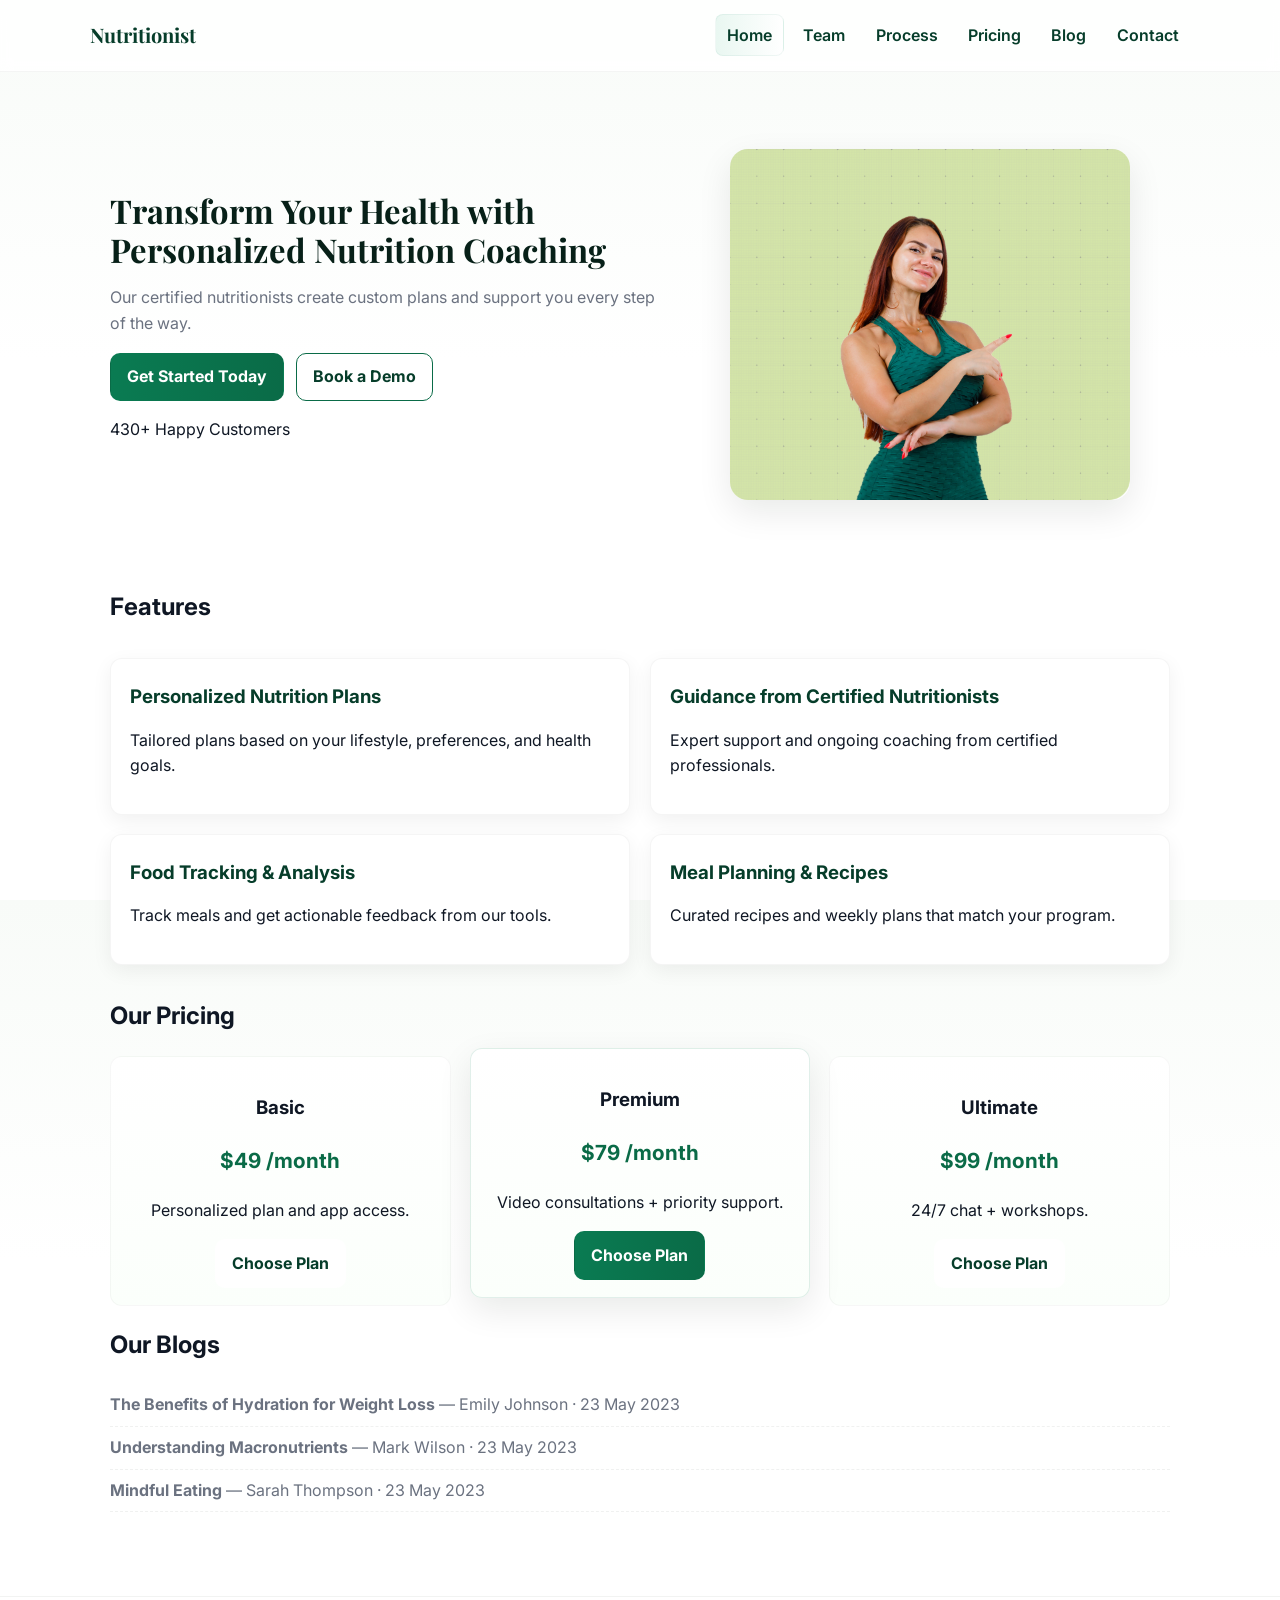
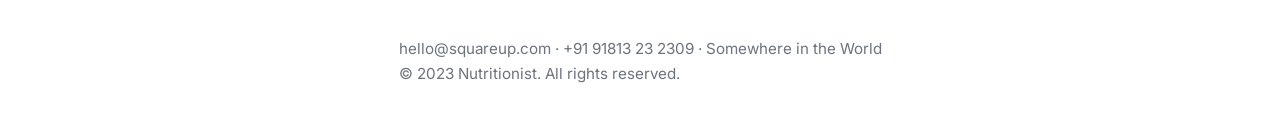
<file: index.html>
<!doctype html>
<html lang="en">
<head>
  <meta charset="utf-8" />
  <meta name="viewport" content="width=device-width, initial-scale=1" />
  <title>Nutritionist — Home</title>
  <meta name="description" content="Personalized nutrition coaching — Transform your health with personalized plans and support." />
   <link rel="preconnect" href="https://fonts.googleapis.com">
  <link rel="preconnect" href="https://fonts.gstatic.com" crossorigin>
  <link href="https://fonts.googleapis.com/css2?family=Inter:wght@300;400;600;700&family=Playfair+Display:wght@400;700&display=swap" rel="stylesheet">
  <link rel="stylesheet" href="styles.css" />
  <!-- Structured data (JSON-LD) for basic organization info -->
  <script type="application/ld+json">
  {
    "@context":"https://schema.org",
    "@type":"Organization",
    "name":"Nutritionist",
    "url": ".",
    "logo": "images/home-large.png",
    "contactPoint": [{"@type":"ContactPoint","telephone":"+91 91813 23 2309","contactType":"customer support"}]
  }
  </script>
</head>
<body>
  <!-- Skip link for keyboard users -->
  <a class="skip-link" href="#main">Skip to content</a>

  <!-- Header / Navigation -->
  <header class="site-header" role="banner">
    <div class="container header-inner">
      <div class="brand" aria-hidden="false">
        <a href="index.html">Nutritionist</a>
      </div>

      <nav role="navigation" aria-label="Main navigation">
        <button id="nav-toggle" aria-controls="primary-nav" aria-expanded="false">Menu</button>
        <ul id="primary-nav" class="nav-list">
          <li><a href="index.html" aria-current="page">Home</a></li>
          <li><a href="team.html">Team</a></li>
          <li><a href="process.html">Process</a></li>
          <li><a href="#">Pricing</a></li>
          <li><a href="#">Blog</a></li>
          <li><a href="#">Contact</a></li>
        </ul>
      </nav>
    </div>
  </header>

  <main id="main" class="container" role="main">
    <!-- Hero -->
    <section class="hero" aria-labelledby="hero-heading">
      <div class="hero-content">
        <h1 id="hero-heading">Transform Your Health with <span class="highlight">Personalized Nutrition Coaching</span></h1>
        <p class="lead">Our certified nutritionists create custom plans and support you every step of the way.</p>
        <div class="hero-ctas">
          <a class="btn primary" href="#plans">Get Started Today</a>
          <a class="btn ghost" href="#demo">Book a Demo</a>
        </div>
        <p class="stat">430+ Happy Customers</p>
      </div>

      <!-- Responsive image: two sizes provided via srcset -->
      <figure class="hero-image" aria-hidden="true">
        <img 
          src="images/home-small.png" 
          srcset="images/home-small.png 600w, images/home-large.png 1200w"
          sizes="(max-width: 768px) 100vw, 50vw"
          alt="Smiling nutrition coach holding a bowl of fresh salad" />
      </figure>
    </section>

    <!-- Features grid -->
    <section id="features" class="features" aria-labelledby="features-heading">
      <h2 id="features-heading">Features</h2>
      <div class="grid features-grid">
        <article class="feature-card" aria-labelledby="f1">
          <h3 id="f1">Personalized Nutrition Plans</h3>
          <p>Tailored plans based on your lifestyle, preferences, and health goals.</p>
        </article>
        <article class="feature-card" aria-labelledby="f2">
          <h3 id="f2">Guidance from Certified Nutritionists</h3>
          <p>Expert support and ongoing coaching from certified professionals.</p>
        </article>
        <article class="feature-card" aria-labelledby="f3">
          <h3 id="f3">Food Tracking & Analysis</h3>
          <p>Track meals and get actionable feedback from our tools.</p>
        </article>
        <article class="feature-card" aria-labelledby="f4">
          <h3 id="f4">Meal Planning & Recipes</h3>
          <p>Curated recipes and weekly plans that match your program.</p>
        </article>
      </div>
    </section>

    <!-- Pricing teaser -->
    <section id="plans" class="pricing" aria-labelledby="pricing-heading">
      <h2 id="pricing-heading">Our Pricing</h2>
      <div class="grid pricing-grid">
        <div class="price-card" aria-hidden="false">
          <h3>Basic</h3>
          <p class="price">$49 <span>/month</span></p>
          <p>Personalized plan and app access.</p>
          <a class="btn" href="#">Choose Plan</a>
        </div>
        <div class="price-card featured" aria-hidden="false">
          <h3>Premium</h3>
          <p class="price">$79 <span>/month</span></p>
          <p>Video consultations + priority support.</p>
          <a class="btn primary" href="#">Choose Plan</a>
        </div>
        <div class="price-card" aria-hidden="false">
          <h3>Ultimate</h3>
          <p class="price">$99 <span>/month</span></p>
          <p>24/7 chat + workshops.</p>
          <a class="btn" href="#">Choose Plan</a>
        </div>
      </div>
    </section>

    <!-- Blog teasers (short) -->
    <section class="blog" aria-labelledby="blog-heading">
      <h2 id="blog-heading">Our Blogs</h2>
      <ul class="blog-list">
        <li><strong>The Benefits of Hydration for Weight Loss</strong> — Emily Johnson · 23 May 2023</li>
        <li><strong>Understanding Macronutrients</strong> — Mark Wilson · 23 May 2023</li>
        <li><strong>Mindful Eating</strong> — Sarah Thompson · 23 May 2023</li>
      </ul>
    </section>
  </main>

  <!-- Footer -->
  <footer class="site-footer" role="contentinfo">
    <div class="container footer-inner">
      <div>hello@squareup.com · +91 91813 23 2309 · Somewhere in the World</div>
      <div>© 2023 Nutritionist. All rights reserved.</div>
    </div>
  </footer>

  <!-- Minimal JS for mobile nav toggle — progressive enhancement & accessible -->
  <script>
    const navToggle = document.getElementById('nav-toggle');
    const nav = document.getElementById('primary-nav');
    navToggle.addEventListener('click', () => {
      const expanded = navToggle.getAttribute('aria-expanded') === 'true';
      navToggle.setAttribute('aria-expanded', String(!expanded));
      nav.classList.toggle('open');
    });
  </script>
</body>
</html>
</file>
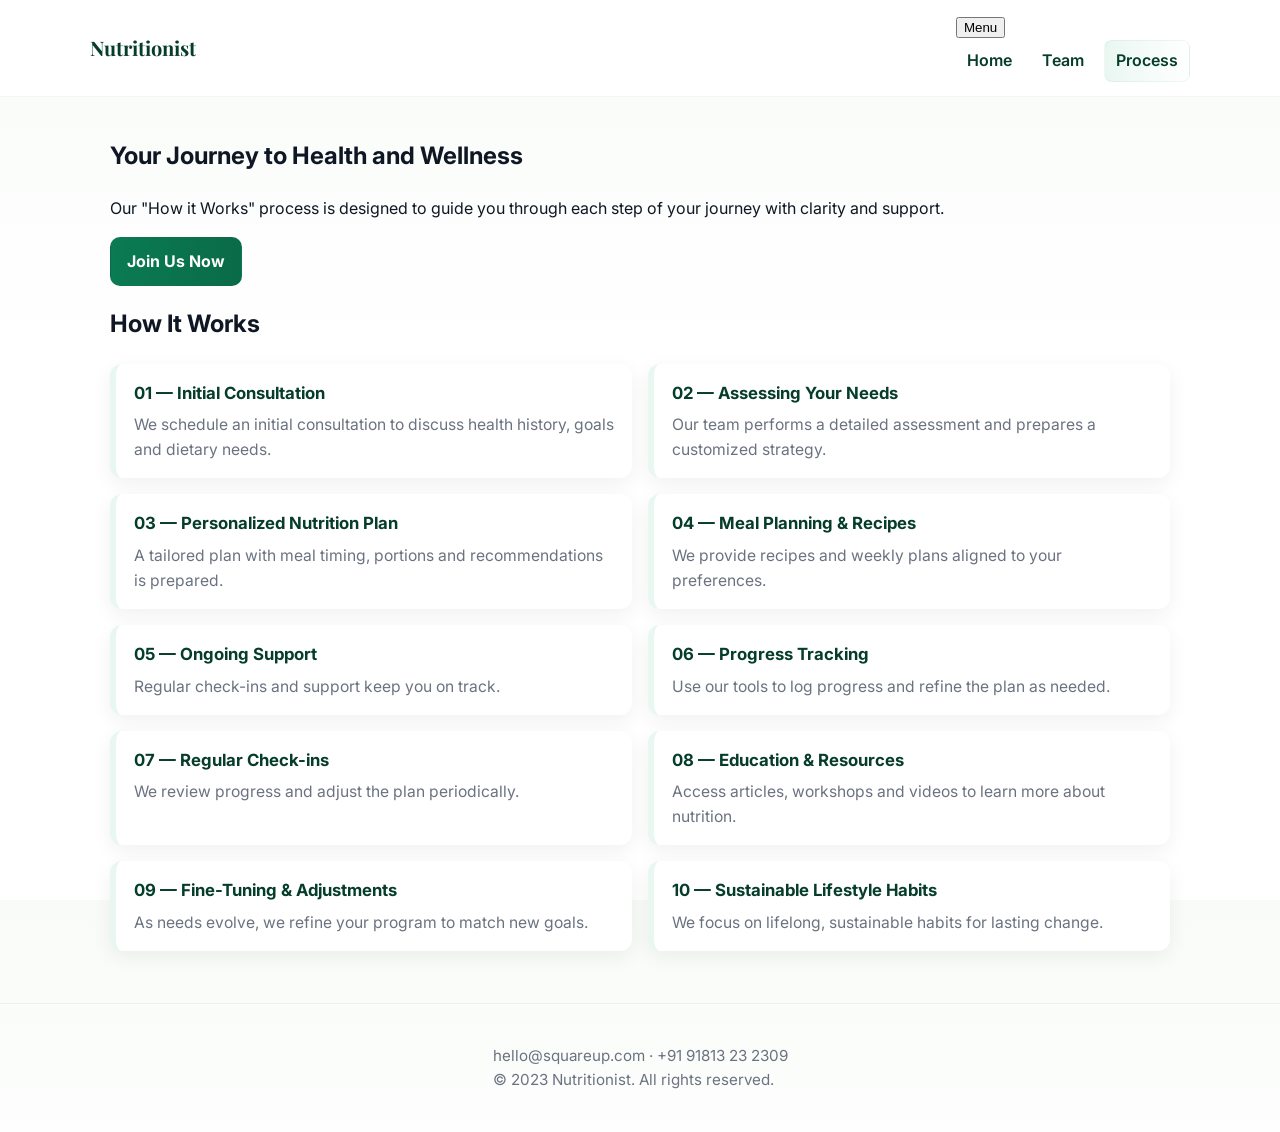
<file: process.html>
<!doctype html>
<html lang="en">
<head>
  <meta charset="utf-8" />
  <meta name="viewport" content="width=device-width,initial-scale=1" />
  <title>Nutritionist — How it Works</title>

  <!-- font snippet (paste into your other pages too) -->
  <link rel="preconnect" href="https://fonts.googleapis.com">
  <link rel="preconnect" href="https://fonts.gstatic.com" crossorigin>
  <link href="https://fonts.googleapis.com/css2?family=Inter:wght@300;400;600;700&family=Playfair+Display:wght@400;700&display=swap" rel="stylesheet">

  <link rel="stylesheet" href="styles.css">
</head>
<body>
  <a class="skip-link" href="#main">Skip to content</a>

  <header class="site-header">
    <div class="container header-inner">
      <div class="brand"><a href="index.html">Nutritionist</a></div>
      <nav aria-label="Main navigation">
        <button id="nav-toggle-process" aria-controls="primary-nav-process" aria-expanded="false">Menu</button>
        <ul id="primary-nav-process" class="nav-list">
          <li><a href="index.html">Home</a></li>
          <li><a href="team.html">Team</a></li>
          <li><a href="process.html" aria-current="page">Process</a></li>
        </ul>
      </nav>
    </div>
  </header>

  <main id="main" class="container">
    <section class="process-intro" aria-labelledby="process-heading">
      <h1 id="process-heading">Your Journey to Health and Wellness</h1>
      <p>Our "How it Works" process is designed to guide you through each step of your journey with clarity and support.</p>
      <a class="btn primary" href="#steps">Join Us Now</a>
    </section>

    <section id="steps" class="steps" aria-labelledby="steps-heading">
      <h2 id="steps-heading">How It Works</h2>

      <!-- Ordered list visually removed markers — using plain cards -->
      <ol class="process-list" role="list">
        <li>
          <h3>01 — Initial Consultation</h3>
          <p>We schedule an initial consultation to discuss health history, goals and dietary needs.</p>
        </li>

        <li>
          <h3>02 — Assessing Your Needs</h3>
          <p>Our team performs a detailed assessment and prepares a customized strategy.</p>
        </li>

        <li>
          <h3>03 — Personalized Nutrition Plan</h3>
          <p>A tailored plan with meal timing, portions and recommendations is prepared.</p>
        </li>

        <li>
          <h3>04 — Meal Planning & Recipes</h3>
          <p>We provide recipes and weekly plans aligned to your preferences.</p>
        </li>

        <li>
          <h3>05 — Ongoing Support</h3>
          <p>Regular check-ins and support keep you on track.</p>
        </li>

        <li>
          <h3>06 — Progress Tracking</h3>
          <p>Use our tools to log progress and refine the plan as needed.</p>
        </li>

        <li>
          <h3>07 — Regular Check-ins</h3>
          <p>We review progress and adjust the plan periodically.</p>
        </li>

        <li>
          <h3>08 — Education & Resources</h3>
          <p>Access articles, workshops and videos to learn more about nutrition.</p>
        </li>

        <li>
          <h3>09 — Fine-Tuning & Adjustments</h3>
          <p>As needs evolve, we refine your program to match new goals.</p>
        </li>

        <li>
          <h3>10 — Sustainable Lifestyle Habits</h3>
          <p>We focus on lifelong, sustainable habits for lasting change.</p>
        </li>
      </ol>
    </section>
  </main>

  <footer class="site-footer">
    <div class="container footer-inner">
      <div>hello@squareup.com · +91 91813 23 2309</div>
      <div>© 2023 Nutritionist. All rights reserved.</div>
    </div>
  </footer>

  <script>
    const navToggleProcess = document.getElementById('nav-toggle-process');
    const navProcess = document.getElementById('primary-nav-process');
    navToggleProcess.addEventListener('click', () => {
      const expanded = navToggleProcess.getAttribute('aria-expanded') === 'true';
      navToggleProcess.setAttribute('aria-expanded', String(!expanded));
      navProcess.classList.toggle('open');
    });
  </script>
</body>
</html>
</file>
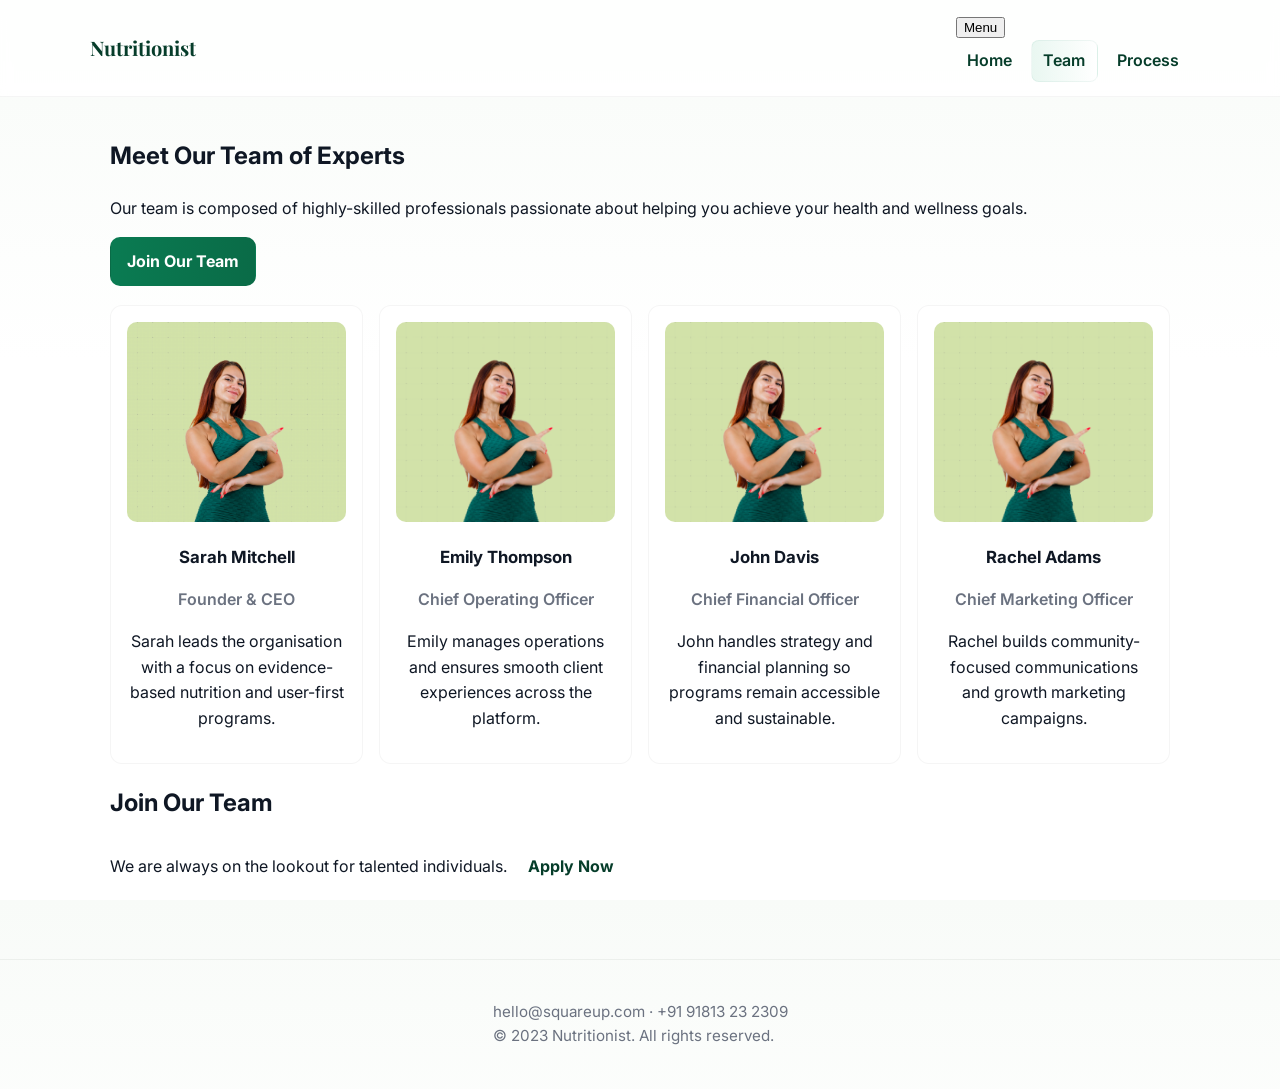
<file: team.html>
<!doctype html>
<html lang="en">
<head>
  <meta charset="utf-8" />
  <meta name="viewport" content="width=device-width,initial-scale=1" />
  <title>Nutritionist — Team</title>
   <link rel="preconnect" href="https://fonts.googleapis.com">
  <link rel="preconnect" href="https://fonts.gstatic.com" crossorigin>
  <link href="https://fonts.googleapis.com/css2?family=Inter:wght@300;400;600;700&family=Playfair+Display:wght@400;700&display=swap" rel="stylesheet">
  <link rel="stylesheet" href="styles.css">
</head>
<body>
  <a class="skip-link" href="#main">Skip to content</a>
  <header class="site-header">
    <div class="container header-inner">
      <div class="brand"><a href="index.html">Nutritionist</a></div>
      <nav aria-label="Main navigation">
        <button id="nav-toggle-team" aria-controls="primary-nav-team" aria-expanded="false">Menu</button>
        <ul id="primary-nav-team" class="nav-list">
          <li><a href="index.html">Home</a></li>
          <li><a href="team.html" aria-current="page">Team</a></li>
          <li><a href="process.html">Process</a></li>
        </ul>
      </nav>
    </div>
  </header>

  <main id="main" class="container">
    <section class="intro" aria-labelledby="team-heading">
      <h1 id="team-heading">Meet Our Team of Experts</h1>
      <p>Our team is composed of highly-skilled professionals passionate about helping you achieve your health and wellness goals.</p>
      <a class="btn primary" href="#careers">Join Our Team</a>
    </section>

    <section class="team-grid" role="region" aria-labelledby="team-members">
      <h2 id="team-members" class="visually-hidden">Team members</h2>
      <div class="grid team-members">
        <!-- Card 1 -->
        <article class="person-card">
          <img src="images/team-small.png" srcset="images/team-small.png 400w, images/team-large.png 800w" sizes="(max-width:600px) 100vw, 33vw" alt="Sarah Mitchell — Founder and CEO">
          <h3>Sarah Mitchell</h3>
          <p class="role">Founder & CEO</p>
          <p class="bio">Sarah leads the organisation with a focus on evidence-based nutrition and user-first programs.</p>
        </article>

        <!-- Card 2 -->
        <article class="person-card">
          <img alt="Emily Thompson — Chief Operating Officer" src="images/team-small.png">
          <h3>Emily Thompson</h3>
          <p class="role">Chief Operating Officer</p>
          <p class="bio">Emily manages operations and ensures smooth client experiences across the platform.</p>
        </article>

        <!-- Card 3 -->
        <article class="person-card">
          <img alt="John Davis — Chief Financial Officer" src="images/team-small.png">
          <h3>John Davis</h3>
          <p class="role">Chief Financial Officer</p>
          <p class="bio">John handles strategy and financial planning so programs remain accessible and sustainable.</p>
        </article>

        <!-- Card 4 -->
        <article class="person-card">
          <img alt="Rachel Adams — Chief Marketing Officer" src="images/team-small.png">
          <h3>Rachel Adams</h3>
          <p class="role">Chief Marketing Officer</p>
          <p class="bio">Rachel builds community-focused communications and growth marketing campaigns.</p>
        </article>
      </div>
    </section>

    <section id="careers" class="careers" aria-labelledby="careers-heading">
      <h2 id="careers-heading">Join Our Team</h2>
      <p>We are always on the lookout for talented individuals. <a class="btn" href="#">Apply Now</a></p>
    </section>
  </main>

  <footer class="site-footer">
    <div class="container footer-inner">
      <div>hello@squareup.com · +91 91813 23 2309</div>
      <div>© 2023 Nutritionist. All rights reserved.</div>
    </div>
  </footer>

  <script>
    const navToggleTeam = document.getElementById('nav-toggle-team');
    const navTeam = document.getElementById('primary-nav-team');
    navToggleTeam.addEventListener('click', () => {
      const expanded = navToggleTeam.getAttribute('aria-expanded') === 'true';
      navToggleTeam.setAttribute('aria-expanded', String(!expanded));
      navTeam.classList.toggle('open');
    });
  </script>
</body>
</html>
</file>
<file: styles.css>
/* ===========================================================
   styles.css  (Nutritionist Website — Final Version)
   Description: Responsive styling for 3-page Nutritionist website
   Based on Figma mockup by Praha (https://www.figma.com/community/file/1295130769939712364)
   =========================================================== */


/* ---------- Root Variables ---------- */
:root {
  --bg: #f8fbf8;
  --card: #ffffff;
  --muted: #6b7280;
  --accent: #0a7b52;      /* Primary brand green */
  --accent-600: #0a6b47;
  --accent-100: #e9f7f1;
  --accent-900: #063d2a;
  --accent-cta: #f59e0b;  /* Warm accent */
  --surface-1: #eef6ef;
  --shadow-1: 0 6px 20px rgba(8, 20, 16, 0.06);
  --shadow-2: 0 12px 34px rgba(8, 20, 16, 0.09);
  --max-width: 1100px;
  --radius-lg: 14px;
  --radius-md: 10px;
}

/* ---------- Reset and Base ---------- */
* { box-sizing: border-box; }
html, body { height: 100%; }
body {
  margin: 0;
  background: linear-gradient(180deg, var(--bg), #ffffff 40%);
  font-family: "Inter", system-ui, -apple-system, "Segoe UI", Roboto, Arial;
  color: #0f1724;
  line-height: 1.6;
  -webkit-font-smoothing: antialiased;
}

.container {
  max-width: var(--max-width);
  margin: 0 auto;
  padding: 1.25rem;
}

.visually-hidden {
  position: absolute !important;
  height: 1px;
  width: 1px;
  overflow: hidden;
  clip: rect(1px, 1px, 1px, 1px);
  white-space: nowrap;
}

.skip-link {
  position: absolute;
  left: -999px;
  top: auto;
  width: 1px;
  height: 1px;
  overflow: hidden;
}
.skip-link:focus {
  left: 1rem;
  top: 1rem;
  background: #000;
  color: #fff;
  padding: .5rem .75rem;
  border-radius: 6px;
  z-index: 1000;
}

/* ---------- Header / Navigation ---------- */
.site-header {
  position: sticky;
  top: 0;
  z-index: 50;
  backdrop-filter: blur(6px);
  background: rgba(255, 255, 255, 0.85);
  border-bottom: 1px solid rgba(10, 20, 15, 0.04);
}
.header-inner {
  display: flex;
  align-items: center;
  justify-content: space-between;
  padding: .9rem 0;
}
.brand a {
  font-family: "Playfair Display", serif;
  color: var(--accent-900);
  font-size: 1.25rem;
  text-decoration: none;
  font-weight: 700;
}

.nav-list {
  list-style: none;
  display: flex;
  align-items: center;
  gap: .5rem;
  margin: 0;
  padding: 0;
}
.nav-list a {
  display: inline-block;
  padding: .45rem .7rem;
  color: var(--accent-900);
  text-decoration: none;
  font-weight: 600;
  border-radius: 8px;
}
.nav-list a:hover,
.nav-list a:focus {
  background: var(--accent-100);
  color: var(--accent-900);
}
.nav-list a[aria-current="page"] {
  background: linear-gradient(90deg, var(--accent-100), #fff);
  border: 1px solid rgba(10, 123, 82, 0.06);
}

/* Mobile nav toggle */
#nav-toggle {
  display: none;
  border: none;
  background: transparent;
  font-weight: 600;
  cursor: pointer;
  padding: .5rem .75rem;
  border-radius: 8px;
}

/* ---------- Hero Section (kept in CSS for whole site) ---------- */
.hero {
  display: grid;
  grid-template-columns: 1fr 480px;
  gap: 2rem;
  align-items: center;
  padding: 2.6rem 0 3.25rem;
}
.hero-content h1 {
  font-family: "Playfair Display", serif;
  font-size: 2.05rem;
  line-height: 1.2;
  margin: 0 0 .6rem;
  color: #072018;
}
.hero .lead {
  color: var(--muted);
  max-width: 56ch;
}
.hero-ctas {
  display: flex;
  gap: .75rem;
  flex-wrap: wrap;
  margin-top: .8rem;
}
.btn {
  display: inline-flex;
  align-items: center;
  justify-content: center;
  padding: .65rem 1rem;
  border-radius: 10px;
  font-weight: 700;
  border: 1px solid transparent;
  background: #fff;
  color: var(--accent-900);
  cursor: pointer;
  text-decoration: none;
  transition: transform .18s ease, box-shadow .18s ease, background .18s ease;
}
.btn:hover { transform: translateY(-3px); box-shadow: var(--shadow-1); }
.btn.primary { background: linear-gradient(90deg, var(--accent), var(--accent-600)); color: #fff; }
.btn.ghost { border: 1px solid var(--accent-600); color: var(--accent-900); }

.hero-image {
  display: flex;
  justify-content: center;
  align-items: center;
}
.hero-image img {
  width: 100%;
  max-width: 460px;
  border-radius: 18px;
  box-shadow: var(--shadow-2);
  transition: transform .4s ease;
}
.hero-image img:hover {
  transform: translateY(-6px) scale(1.02);
}

/* ---------- Features Section ---------- */
.features-grid {
  display: grid;
  grid-template-columns: repeat(2, 1fr);
  gap: 1.2rem;
  margin: 2rem 0;
}
.feature-card {
  background: var(--card);
  padding: 1.2rem;
  border-radius: 12px;
  border: 1px solid rgba(6, 13, 8, 0.04);
  box-shadow: var(--shadow-1);
}
.feature-card h3 {
  margin: .2rem 0 .4rem;
  color: var(--accent-900);
}

/* ---------- Pricing Section ---------- */
.pricing-grid {
  display: grid;
  grid-template-columns: repeat(3, 1fr);
  gap: 1.2rem;
}
.price-card {
  background: linear-gradient(180deg, #fff, #fbfffb);
  padding: 1.1rem;
  border-radius: 12px;
  text-align: center;
  border: 1px solid rgba(10, 20, 15, 0.03);
  transition: transform .3s ease;
}
.price-card:hover { transform: translateY(-6px); box-shadow: var(--shadow-1); }
.price-card.featured {
  transform: translateY(-8px);
  box-shadow: var(--shadow-2);
  border: 1px solid rgba(10, 123, 82, 0.12);
}
.price { font-size: 1.3rem; font-weight: 700; color: var(--accent-600); }

/* ---------- Team Page ---------- */
.team-members {
  display: grid;
  grid-template-columns: repeat(4, 1fr);
  gap: 1rem;
  margin: 1.2rem 0;
}
.person-card {
  background: #fff;
  border: 1px solid rgba(10, 20, 15, 0.04);
  border-radius: 12px;
  text-align: center;
  padding: 1rem;
  transition: transform .3s ease, box-shadow .3s ease;
  animation: floatUp .6s ease both;
}
.person-card:hover {
  transform: translateY(-6px);
  box-shadow: var(--shadow-2);
}
.person-card img {
  width: 100%;
  height: 200px;
  object-fit: cover;
  border-radius: 10px;
  margin-bottom: .7rem;
}
.person-card h3 { margin: .25rem 0 .1rem; font-size: 1.05rem; }
.person-card .role { color: var(--muted); font-weight: 600; margin-bottom: .5rem; }

@keyframes floatUp {
  from { transform: translateY(12px); opacity: 0; }
  to { transform: translateY(0); opacity: 1; }
}

/* ---------- Process Page (updated) ---------- */
/* Badge removed — plain step cards without circular numbers */
.process-list {
  list-style: none; /* remove browser default markers */
  margin: 0;
  padding: 0;
  display: grid;
  grid-template-columns: repeat(2, 1fr);
  gap: 1rem;
}
.process-list li {
  position: relative;
  padding: 1rem 1.1rem; /* standard card padding, no left offset for badge */
  background: var(--card);
  border-radius: 12px;
  border-left: 6px solid var(--accent-100);
  box-shadow: var(--shadow-1);
}
.process-list li h3 {
  margin: 0 0 .35rem 0;
  color: var(--accent-900);
  font-weight: 700;
  font-size: 1.05rem;
}
.process-list li p {
  margin: 0;
  color: var(--muted);
  font-size: .98rem;
}

/* ---------- Blog List ---------- */
.blog-list {
  list-style: none;
  padding: 0;
  margin: 1.2rem 0 2rem;
}
.blog-list li {
  padding: .5rem 0;
  border-bottom: 1px dashed rgba(10, 20, 15, 0.06);
  color: var(--muted);
}

/* ---------- Footer ---------- */
.site-footer {
  border-top: 1px solid rgba(10, 20, 15, 0.05);
  padding: 1.25rem 0;
  margin-top: 2rem;
  color: var(--muted);
  font-size: .95rem;
  display: flex;
  justify-content: space-between;
  flex-wrap: wrap;
  gap: 1rem;
}

/* ---------- Responsive Breakpoints ---------- */
@media (max-width: 1000px) {
  .hero { grid-template-columns: 1fr 380px; }
  .features-grid { grid-template-columns: 1fr 1fr; }
  .team-members { grid-template-columns: repeat(3, 1fr); }
  .pricing-grid { grid-template-columns: repeat(2, 1fr); }
  .process-list { grid-template-columns: 1fr; }
}

@media (max-width: 720px) {
  .hero { grid-template-columns: 1fr; gap: 1rem; text-align: center; }
  .hero-image { order: -1; }
  .hero-content h1 { font-size: 1.6rem; }
  .features-grid, .pricing-grid, .team-members { grid-template-columns: 1fr; }
  #nav-toggle { display: inline-block; }
  .nav-list {
    display: none;
    position: absolute;
    right: 1rem;
    top: 64px;
    background: #fff;
    border: 1px solid rgba(10, 20, 15, 0.04);
    padding: .9rem;
    border-radius: 12px;
    box-shadow: var(--shadow-2);
  }
  .nav-list.open { display: flex; flex-direction: column; gap: .6rem; }
}

@media (max-width: 420px) {
  .hero-content h1 { font-size: 1.35rem; }
  .brand a { font-size: 1.05rem; }
  .person-card img { height: 160px; }
}
</file>
